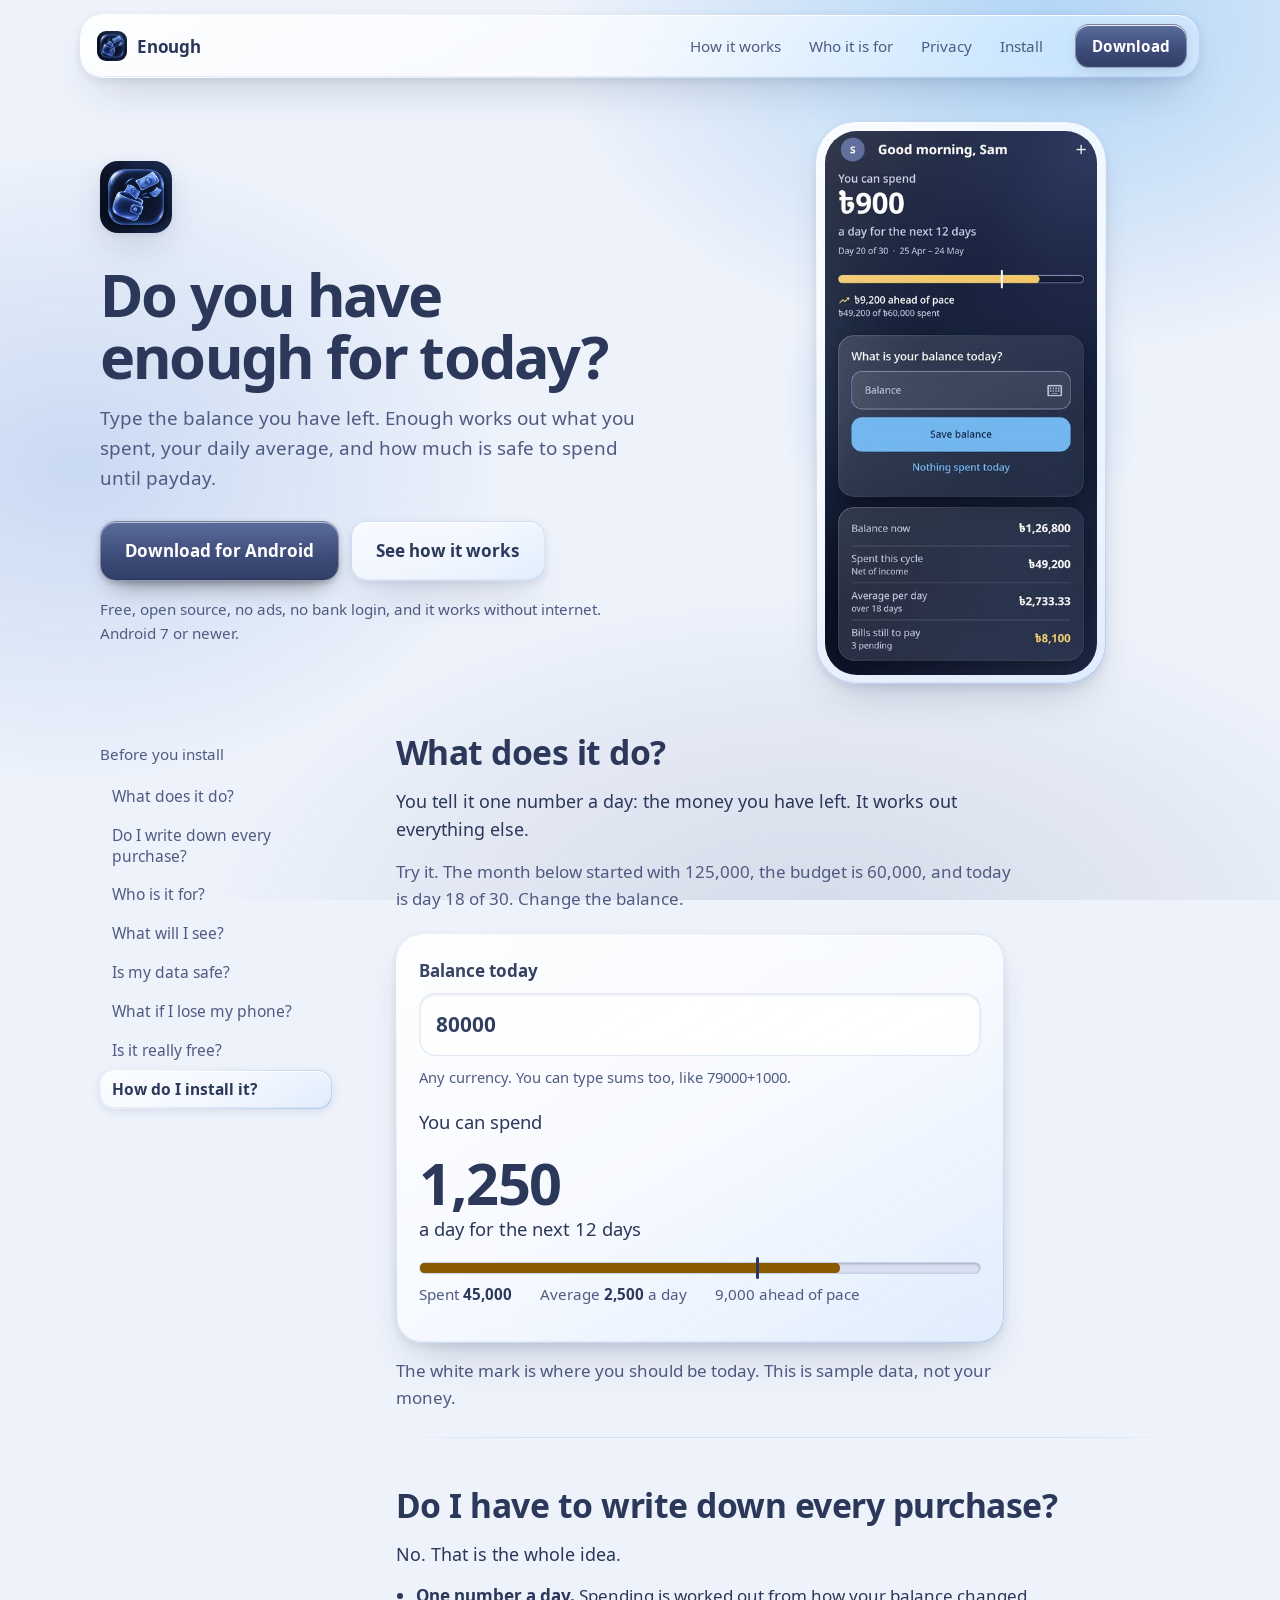
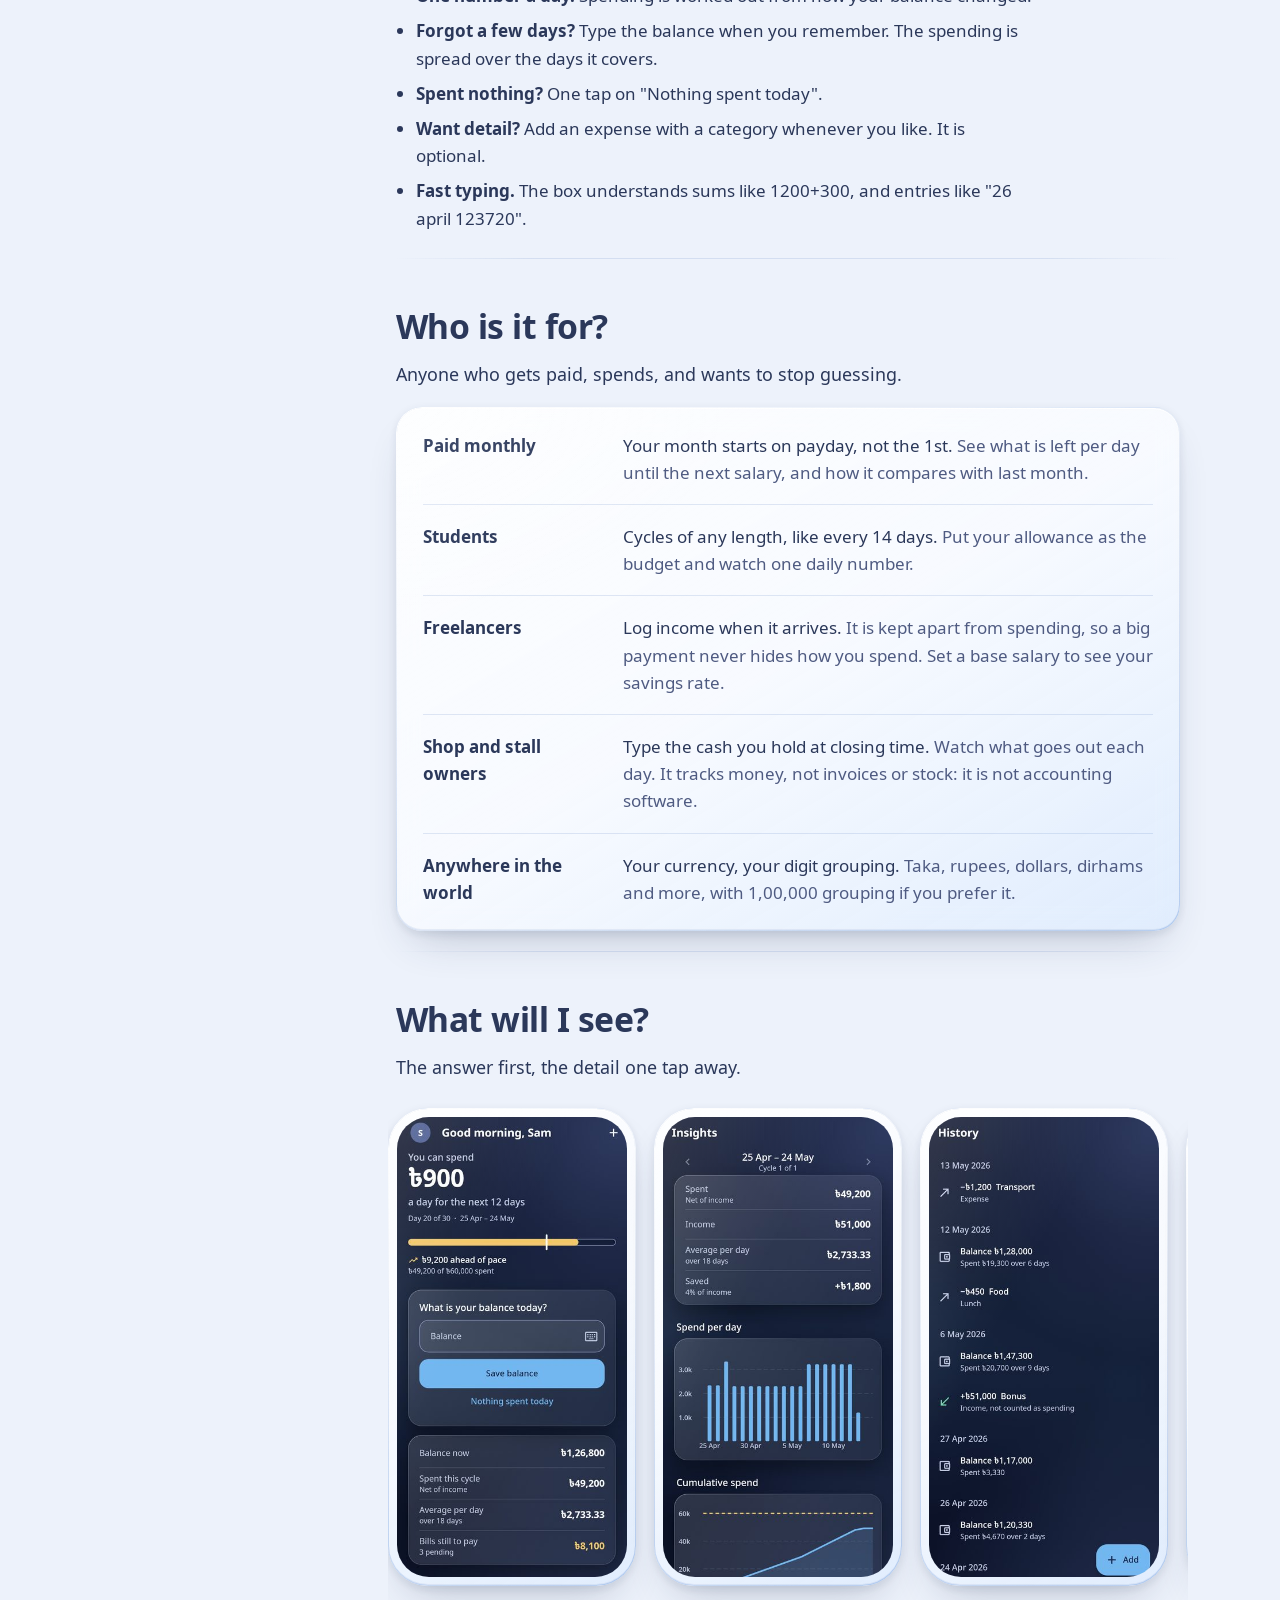
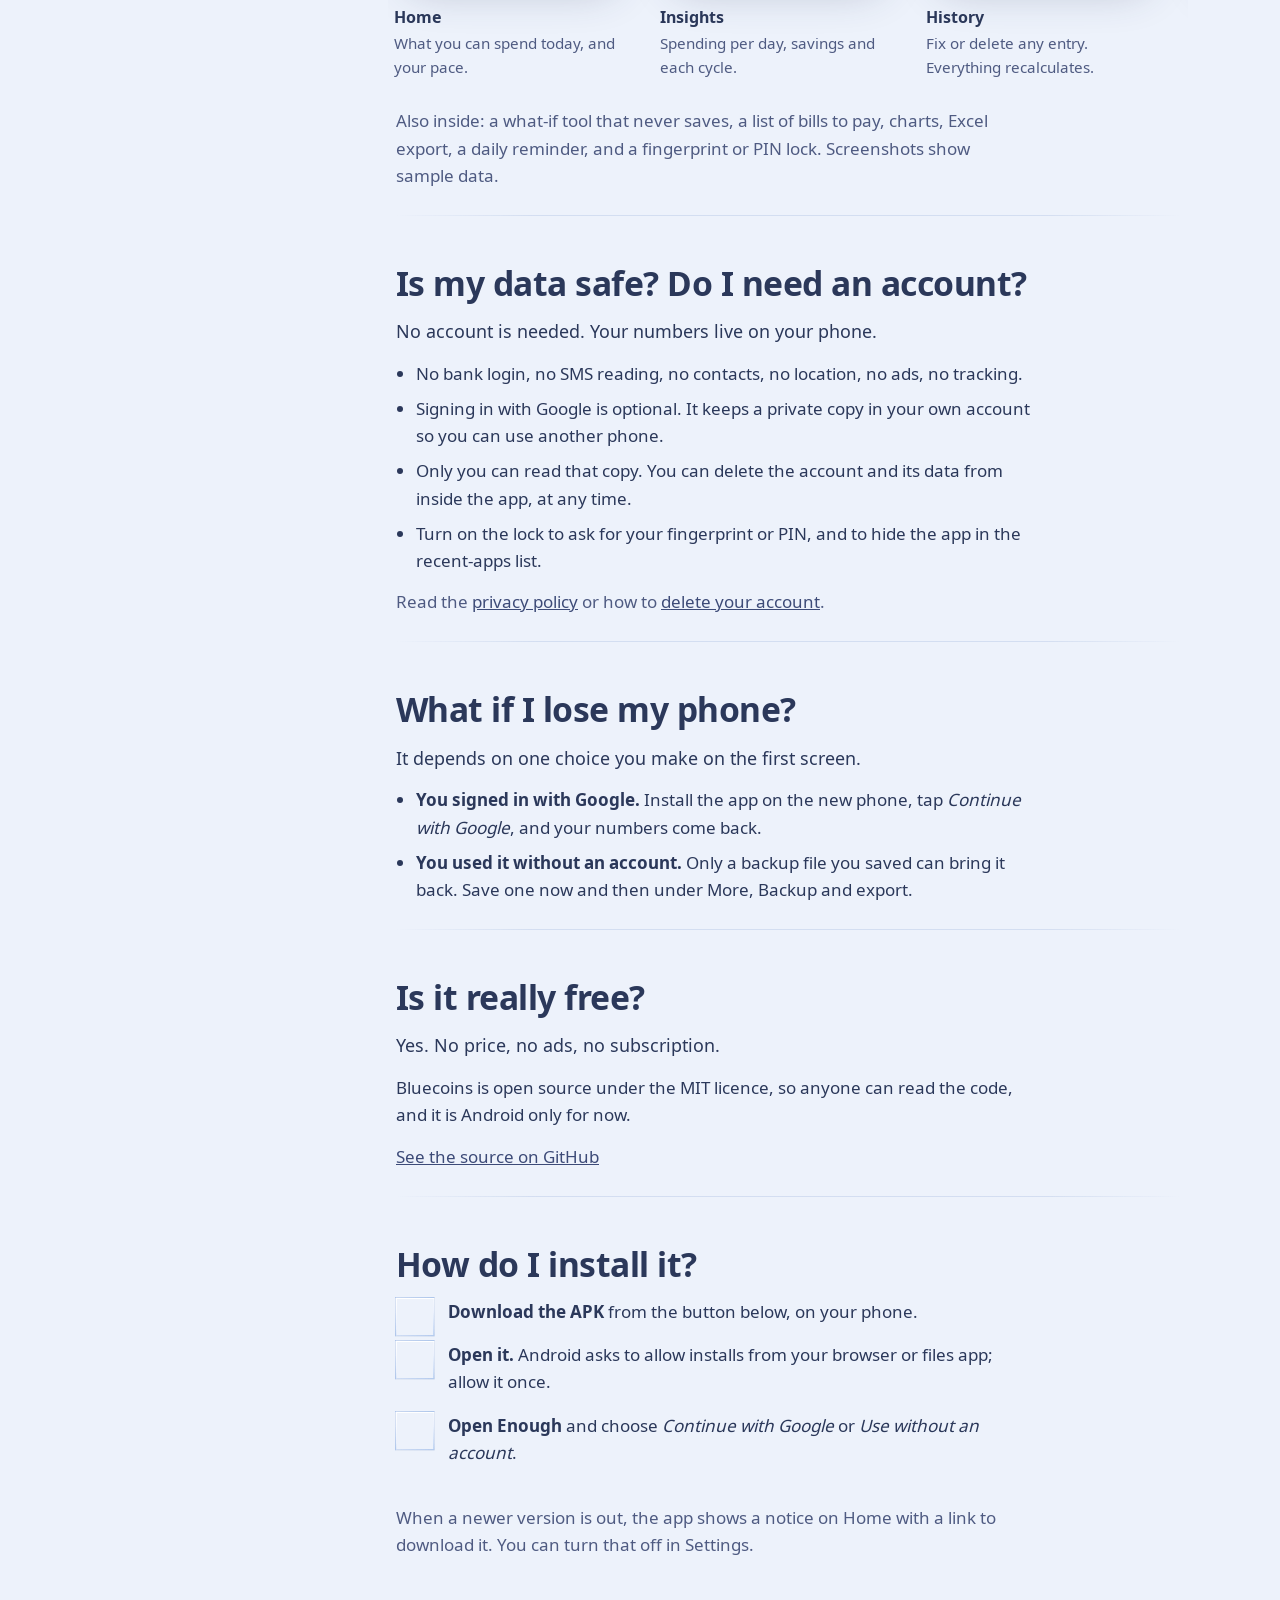
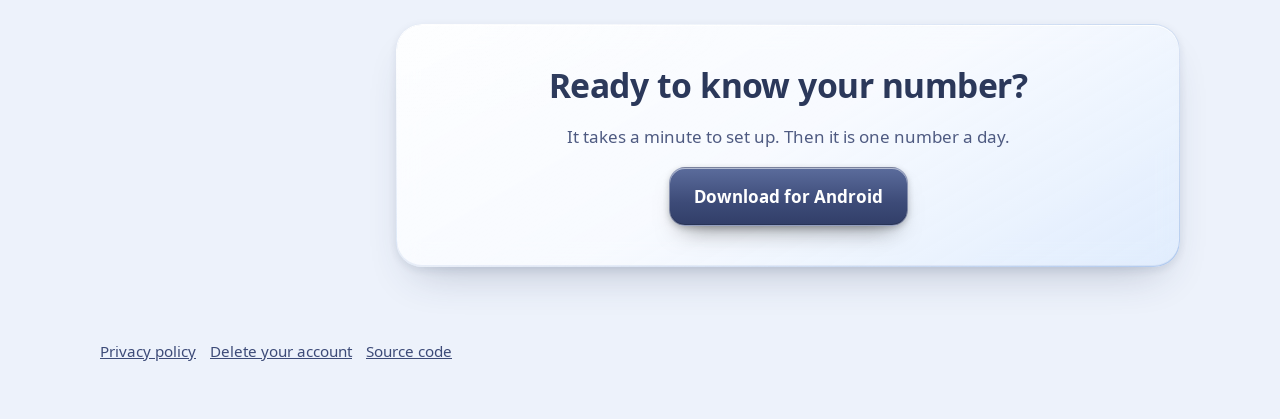
<file: docs/index.html>
<!doctype html>
<html lang="en">
<head>
<meta charset="utf-8">
<meta name="viewport" content="width=device-width,initial-scale=1">
<title>Enough · Do you have enough for today?</title>
<meta name="description" content="A free, open-source Android money tracker. Type the balance you have left each day; Enough works out what you spent and what is safe to spend until payday. No bank login, no ads.">
<meta name="color-scheme" content="dark light">
<link rel="canonical" href="https://tanim913.github.io/bluecoins/">
<meta property="og:type" content="website">
<meta property="og:site_name" content="Enough">
<meta property="og:title" content="Enough: do you have enough for today?">
<meta property="og:description" content="A free, open-source Android money tracker. Type the balance you have left each day and it works out what you spent and what is safe to spend until payday.">
<meta property="og:url" content="https://tanim913.github.io/bluecoins/">
<meta property="og:image" content="https://tanim913.github.io/bluecoins/social.png">
<meta property="og:image:width" content="1200">
<meta property="og:image:height" content="630">
<meta property="og:image:alt" content="Enough home screen: you can spend 900 a day for the next 12 days">
<meta name="twitter:card" content="summary_large_image">
<link rel="icon" href="icon.png">
<link rel="preload" href="fonts/NotoSans-Regular.woff" as="font" type="font/woff" crossorigin>
<link rel="stylesheet" href="style.css">
<link rel="stylesheet" href="landing.css">
</head>
<body class="landing" id="top">
<a class="skip" href="#what">Skip to the answers</a>

<div class="topbar">
  <a class="brand" href="#top"><img src="icon.png" width="30" height="30" alt=""><span>Enough</span></a>
  <nav aria-label="Main">
    <a href="#what">How it works</a>
    <a href="#who">Who it is for</a>
    <a href="#safe">Privacy</a>
    <a href="#install">Install</a>
  </nav>
  <a class="btn" href="https://github.com/tanim913/bluecoins/releases/latest">Download</a>
</div>

<div class="wrap">
  <header class="hero">
    <div>
      <img class="icon" src="icon.png" width="72" height="72" alt="Enough app icon: a glass tile with a wallet and flying banknotes">
      <h1>Do you have enough for today?</h1>
      <p class="lead">Type the balance you have left. Enough works out what you spent, your daily average, and how much is safe to spend until payday.</p>
      <a class="btn" href="https://github.com/tanim913/bluecoins/releases/latest">Download for Android</a>
      <a class="btn quiet" href="#what">See how it works</a>
      <p class="fine">Free, open source, no ads, no bank login, and it works without internet. Android 7 or newer.</p>
    </div>
    <div class="hero-shot">
      <span class="frame"><img class="phone" src="shots/home.jpg" width="400" height="800" alt="The Home screen: 'Good morning, Sam. You can spend 900 a day for the next 12 days', with a progress bar and today's balance box"></span>
    </div>
  </header>

  <div class="layout">
    <nav class="qnav" aria-label="Questions">
      <p>Before you install</p>
      <ol>
        <li><a href="#what">What does it do?</a></li>
        <li><a href="#log">Do I write down every purchase?</a></li>
        <li><a href="#who">Who is it for?</a></li>
        <li><a href="#see">What will I see?</a></li>
        <li><a href="#safe">Is my data safe?</a></li>
        <li><a href="#lost">What if I lose my phone?</a></li>
        <li><a href="#free">Is it really free?</a></li>
        <li><a href="#install">How do I install it?</a></li>
      </ol>
    </nav>

    <main>
      <section class="q" id="what">
        <h2>What does it do?</h2>
        <p class="answer">You tell it one number a day: the money you have left. It works out everything else.</p>
        <p class="muted">Try it. The month below started with 125,000, the budget is 60,000, and today is day 18 of 30. Change the balance.</p>
        <div class="glass demo">
          <label for="bal">Balance today</label>
          <input id="bal" inputmode="decimal" autocomplete="off" value="80000" aria-describedby="hint">
          <p class="setup" id="hint">Any currency. You can type sums too, like 79000+1000.</p>
          <div aria-live="polite">
            <p class="say" id="lead">You can spend</p>
            <div class="big" id="big">1,250</div>
            <p class="say" id="tail">a day for the next 12 days</p>
            <div class="bar" role="img" aria-label="75 percent of the budget spent" id="barwrap"><i id="fill" style="transform:scaleX(.75)"></i><b style="left:60%"></b></div>
            <p class="facts"><span>Spent <strong id="spent">45,000</strong></span><span>Average <strong id="avg">2,500</strong> a day</span><span id="pace"></span></p>
          </div>
        </div>
        <p class="muted" style="margin-top:14px">The white mark is where you should be today. This is sample data, not your money.</p>
      </section>

      <section class="q" id="log">
        <h2>Do I have to write down every purchase?</h2>
        <p class="answer">No. That is the whole idea.</p>
        <ul class="plain">
          <li><strong>One number a day.</strong> Spending is worked out from how your balance changed.</li>
          <li><strong>Forgot a few days?</strong> Type the balance when you remember. The spending is spread over the days it covers.</li>
          <li><strong>Spent nothing?</strong> One tap on "Nothing spent today".</li>
          <li><strong>Want detail?</strong> Add an expense with a category whenever you like. It is optional.</li>
          <li><strong>Fast typing.</strong> The box understands sums like 1200+300, and entries like "26 april 123720".</li>
        </ul>
      </section>

      <section class="q" id="who">
        <h2>Who is it for?</h2>
        <p class="answer">Anyone who gets paid, spends, and wants to stop guessing.</p>
        <dl class="glass who">
          <div><dt>Paid monthly</dt><dd><b>Your month starts on payday, not the 1st.</b> See what is left per day until the next salary, and how it compares with last month.</dd></div>
          <div><dt>Students</dt><dd><b>Cycles of any length, like every 14 days.</b> Put your allowance as the budget and watch one daily number.</dd></div>
          <div><dt>Freelancers</dt><dd><b>Log income when it arrives.</b> It is kept apart from spending, so a big payment never hides how you spend. Set a base salary to see your savings rate.</dd></div>
          <div><dt>Shop and stall owners</dt><dd><b>Type the cash you hold at closing time.</b> Watch what goes out each day. It tracks money, not invoices or stock: it is not accounting software.</dd></div>
          <div><dt>Anywhere in the world</dt><dd><b>Your currency, your digit grouping.</b> Taka, rupees, dollars, dirhams and more, with 1,00,000 grouping if you prefer it.</dd></div>
        </dl>
      </section>

      <section class="q" id="see">
        <h2>What will I see?</h2>
        <p class="answer">The answer first, the detail one tap away.</p>
        <div class="tour">
          <figure><span class="frame"><img class="phone" src="shots/home.jpg" width="400" height="800" alt="Home screen with the daily allowance and progress bar"></span><figcaption><b>Home</b>What you can spend today, and your pace.</figcaption></figure>
          <figure><span class="frame"><img class="phone" src="shots/insights.jpg" width="400" height="800" alt="Insights screen with cycle summary and spend-per-day chart"></span><figcaption><b>Insights</b>Spending per day, savings and each cycle.</figcaption></figure>
          <figure><span class="frame"><img class="phone" src="shots/history.jpg" width="400" height="800" alt="History screen listing balances, incomes and expenses"></span><figcaption><b>History</b>Fix or delete any entry. Everything recalculates.</figcaption></figure>
          <figure><span class="frame"><img class="phone" src="shots/profile.jpg" width="400" height="800" alt="Profile screen with name, gender and photo"></span><figcaption><b>Profile</b>Your name and photo. The photo never leaves your phone.</figcaption></figure>
        </div>
        <p class="muted">Also inside: a what-if tool that never saves, a list of bills to pay, charts, Excel export, a daily reminder, and a fingerprint or PIN lock. Screenshots show sample data.</p>
      </section>

      <section class="q" id="safe">
        <h2>Is my data safe? Do I need an account?</h2>
        <p class="answer">No account is needed. Your numbers live on your phone.</p>
        <ul class="plain">
          <li>No bank login, no SMS reading, no contacts, no location, no ads, no tracking.</li>
          <li>Signing in with Google is optional. It keeps a private copy in your own account so you can use another phone.</li>
          <li>Only you can read that copy. You can delete the account and its data from inside the app, at any time.</li>
          <li>Turn on the lock to ask for your fingerprint or PIN, and to hide the app in the recent-apps list.</li>
        </ul>
        <p class="muted">Read the <a href="privacy.html">privacy policy</a> or how to <a href="delete-account.html">delete your account</a>.</p>
      </section>

      <section class="q" id="lost">
        <h2>What if I lose my phone?</h2>
        <p class="answer">It depends on one choice you make on the first screen.</p>
        <ul class="plain">
          <li><strong>You signed in with Google.</strong> Install the app on the new phone, tap <em>Continue with Google</em>, and your numbers come back.</li>
          <li><strong>You used it without an account.</strong> Only a backup file you saved can bring it back. Save one now and then under More, Backup and export.</li>
        </ul>
      </section>

      <section class="q" id="free">
        <h2>Is it really free?</h2>
        <p class="answer">Yes. No price, no ads, no subscription.</p>
        <p>Bluecoins is open source under the MIT licence, so anyone can read the code, and it is Android only for now.</p>
        <p><a href="https://github.com/tanim913/bluecoins">See the source on GitHub</a></p>
      </section>

      <section class="q" id="install">
        <h2>How do I install it?</h2>
        <ol class="steps">
          <li><strong>Download the APK</strong> from the button below, on your phone.</li>
          <li><strong>Open it.</strong> Android asks to allow installs from your browser or files app; allow it once.</li>
          <li><strong>Open Enough</strong> and choose <em>Continue with Google</em> or <em>Use without an account</em>.</li>
        </ol>
        <p class="muted">When a newer version is out, the app shows a notice on Home with a link to download it. You can turn that off in Settings.</p>
      </section>

      <div class="glass close">
        <h2>Ready to know your number?</h2>
        <p class="muted" style="margin-inline:auto">It takes a minute to set up. Then it is one number a day.</p>
        <a class="btn" href="https://github.com/tanim913/bluecoins/releases/latest">Download for Android</a>
      </div>
    </main>
  </div>

  <footer>
    <a href="privacy.html">Privacy policy</a><a href="delete-account.html">Delete your account</a><a href="https://github.com/tanim913/bluecoins">Source code</a>
  </footer>
</div>

<script>
(function () {
  // Try-it demo: the same sums the app does (sample month: opened with 125,000, budget 60,000, day 18 of 30).
  var OPEN = 125000, BUDGET = 60000, DONE = 18, LEFT = 12;
  var $ = function (id) { return document.getElementById(id); };
  var fmt = function (n) { return Math.round(n).toLocaleString("en-US"); };
  function parse(v) {
    var s = v.replace(/[,\s]/g, "");
    if (!/^\d+(\.\d+)?([+\-]\d+(\.\d+)?)*$/.test(s)) return null;
    return s.match(/[+\-]?\d+(\.\d+)?/g).reduce(function (a, t) { return a + parseFloat(t); }, 0);
  }
  function update() {
    var bal = parse($("bal").value);
    if (bal === null) { $("lead").textContent = "Type a number, like 80000"; $("big").textContent = "–"; $("tail").textContent = ""; return; }
    var spent = Math.max(0, OPEN - bal), left = BUDGET - spent, over = left < 0;
    $("lead").textContent = over ? "You are over budget by" : "You can spend";
    $("big").textContent = fmt(over ? -left : left / LEFT);
    $("tail").textContent = over ? "this month" : "a day for the next " + LEFT + " days";
    $("spent").textContent = fmt(spent);
    $("avg").textContent = fmt(spent / DONE);
    var pct = Math.min(100, spent / BUDGET * 100), fill = $("fill");
    fill.style.transform = "scaleX(" + pct / 100 + ")";
    fill.className = pct > 60 ? "warn" : "";
    var ahead = spent - BUDGET * DONE / 30;
    $("pace").textContent = ahead > 0 ? fmt(ahead) + " ahead of pace" : fmt(-ahead) + " under pace";
    $("barwrap").setAttribute("aria-label", Math.round(pct) + " percent of the budget spent");
  }
  $("bal").addEventListener("input", update);
  update();

  // Highlight the question being read in the sticky index.
  var links = {}, secs = document.querySelectorAll("section.q");
  document.querySelectorAll(".qnav a").forEach(function (a) { links[a.getAttribute("href").slice(1)] = a; });
  if ("IntersectionObserver" in window) {
    var io = new IntersectionObserver(function (es) {
      es.forEach(function (e) {
        if (!e.isIntersecting) return;
        Object.keys(links).forEach(function (k) { links[k].removeAttribute("aria-current"); });
        if (links[e.target.id]) links[e.target.id].setAttribute("aria-current", "true");
      });
    }, { rootMargin: "-20% 0px -70% 0px" });
    secs.forEach(function (s) { io.observe(s); });
  }
})();
</script>
</body>
</html>
</file>
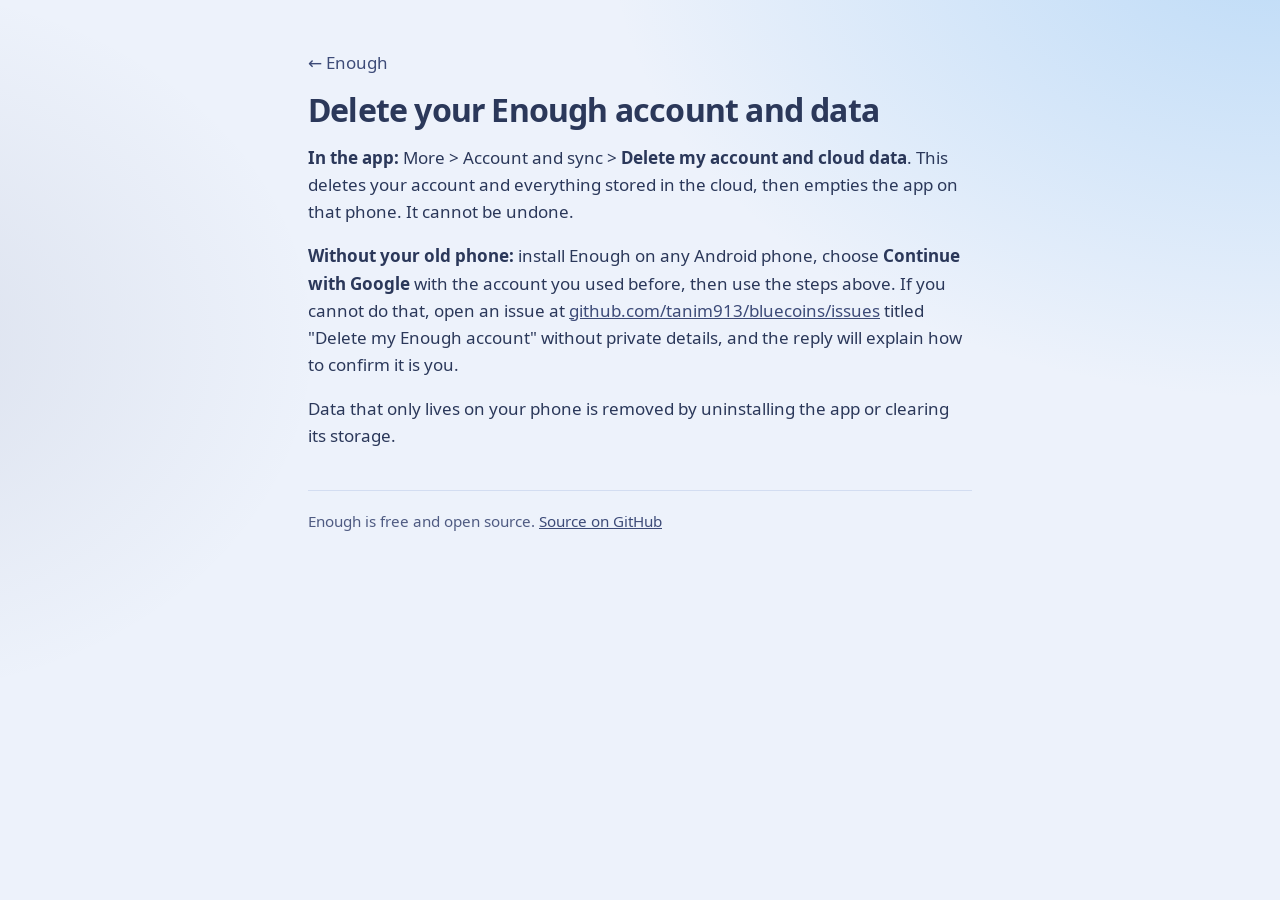
<file: docs/delete-account.html>
<!doctype html>
<html lang="en"><head><meta charset="utf-8"><meta name="viewport" content="width=device-width,initial-scale=1">
<title>Delete your account · Enough</title><link rel="icon" href="icon.png"><link rel="stylesheet" href="style.css"></head>
<body><main class="doc"><p class="back"><a href="./">&larr; Enough</a></p><h1>Delete your Enough account and data</h1>
<p><strong>In the app:</strong> More &gt; Account and sync &gt; <strong>Delete my account and cloud data</strong>. This deletes your
account and everything stored in the cloud, then empties the app on that phone. It cannot be undone.</p>
<p><strong>Without your old phone:</strong> install Enough on any Android phone, choose <strong>Continue with Google</strong> with the
account you used before, then use the steps above. If you cannot do that, open an issue at
<a href="https://github.com/tanim913/bluecoins/issues">github.com/tanim913/bluecoins/issues</a> titled "Delete my
Enough account" without private details, and the reply will explain how to confirm it is you.</p>
<p>Data that only lives on your phone is removed by uninstalling the app or clearing its storage.</p>
<footer>Enough is free and open source. <a href="https://github.com/tanim913/bluecoins">Source on GitHub</a></footer></main></body></html>
</file>
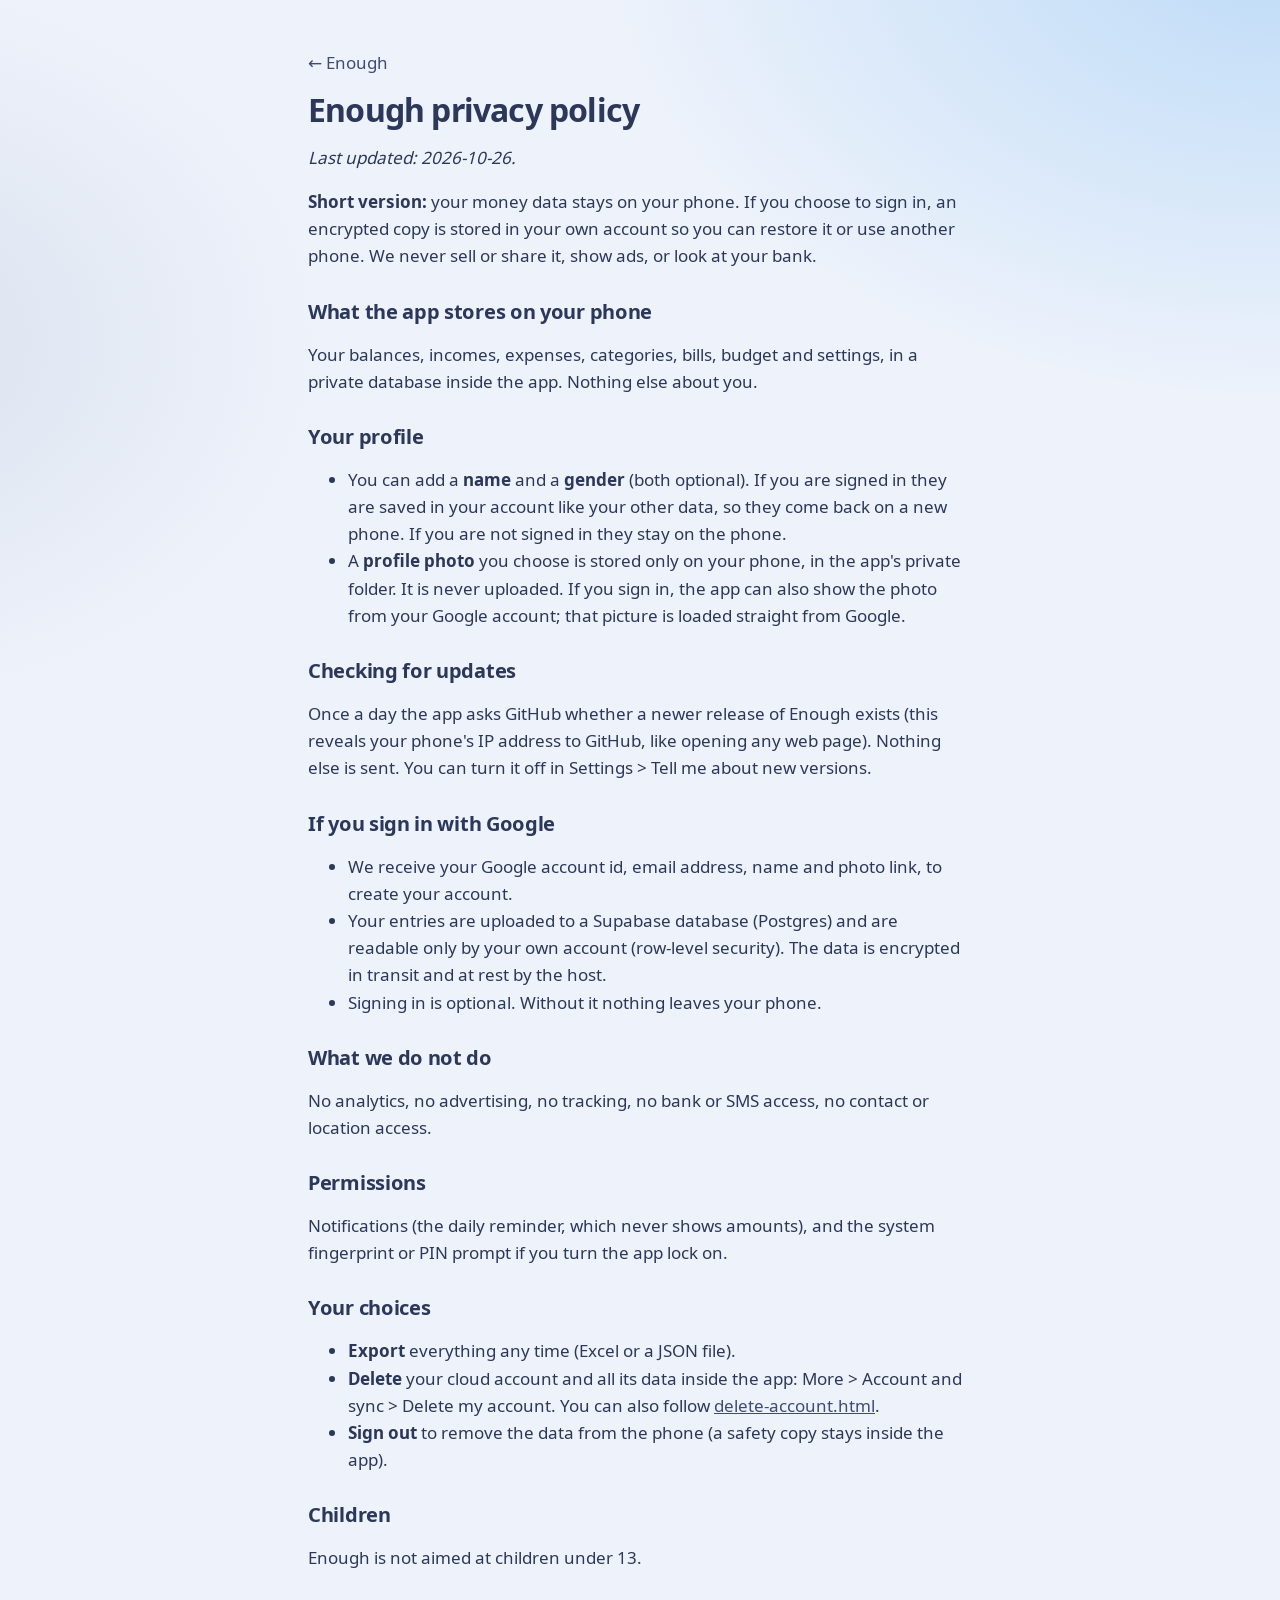
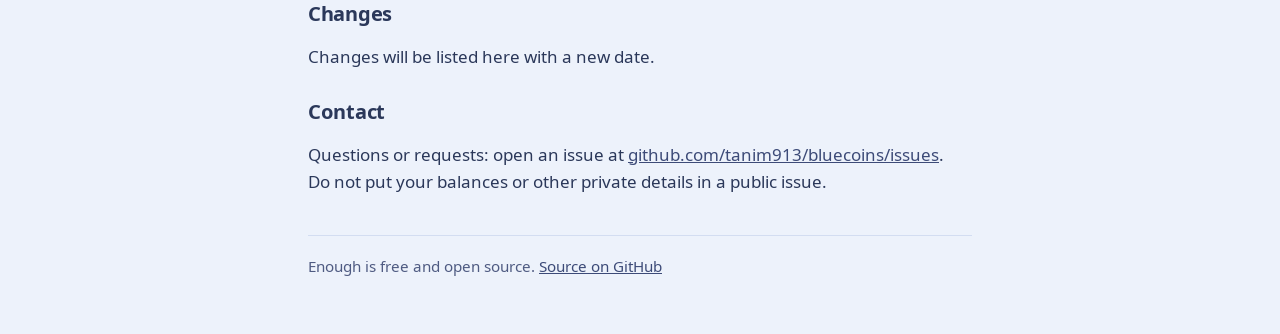
<file: docs/privacy.html>
<!doctype html>
<html lang="en"><head><meta charset="utf-8"><meta name="viewport" content="width=device-width,initial-scale=1">
<title>Privacy policy · Enough</title><link rel="icon" href="icon.png"><link rel="stylesheet" href="style.css"></head>
<body><main class="doc"><p class="back"><a href="./">&larr; Enough</a></p><h1>Enough privacy policy</h1>
<p><em>Last updated: 2026-10-26.</em></p>
<p><strong>Short version:</strong> your money data stays on your phone. If you choose to sign in, an encrypted
copy is stored in your own account so you can restore it or use another phone. We never sell or
share it, show ads, or look at your bank.</p>
<h2>What the app stores on your phone</h2>
<p>Your balances, incomes, expenses, categories, bills, budget and settings, in a private database
inside the app. Nothing else about you.</p>
<h2>Your profile</h2>
<ul>
<li>You can add a <strong>name</strong> and a <strong>gender</strong> (both optional). If you are signed in they are saved in your
  account like your other data, so they come back on a new phone. If you are not signed in they stay
  on the phone.</li>
<li>A <strong>profile photo</strong> you choose is stored only on your phone, in the app's private folder. It is never
  uploaded. If you sign in, the app can also show the photo from your Google account; that picture is
  loaded straight from Google.</li>
</ul>
<h2>Checking for updates</h2>
<p>Once a day the app asks GitHub whether a newer release of Enough exists (this reveals your phone's
IP address to GitHub, like opening any web page). Nothing else is sent. You can turn it off in Settings &gt;
Tell me about new versions.</p>
<h2>If you sign in with Google</h2>
<ul>
<li>We receive your Google account id, email address, name and photo link, to create your account.</li>
<li>Your entries are uploaded to a Supabase database (Postgres) and are readable only by your own
  account (row-level security). The data is encrypted in transit and at rest by the host.</li>
<li>Signing in is optional. Without it nothing leaves your phone.</li>
</ul>
<h2>What we do not do</h2>
<p>No analytics, no advertising, no tracking, no bank or SMS access, no contact or location access.</p>
<h2>Permissions</h2>
<p>Notifications (the daily reminder, which never shows amounts), and the system fingerprint or PIN
prompt if you turn the app lock on.</p>
<h2>Your choices</h2>
<ul>
<li><strong>Export</strong> everything any time (Excel or a JSON file).</li>
<li><strong>Delete</strong> your cloud account and all its data inside the app: More &gt; Account and sync &gt; Delete
  my account. You can also follow <a href="delete-account.html">delete-account.html</a>.</li>
<li><strong>Sign out</strong> to remove the data from the phone (a safety copy stays inside the app).</li>
</ul>
<h2>Children</h2>
<p>Enough is not aimed at children under 13.</p>
<h2>Changes</h2>
<p>Changes will be listed here with a new date.</p>
<h2>Contact</h2>
<p>Questions or requests: open an issue at
<a href="https://github.com/tanim913/bluecoins/issues">github.com/tanim913/bluecoins/issues</a>. Do not put
your balances or other private details in a public issue.</p>
<footer>Enough is free and open source. <a href="https://github.com/tanim913/bluecoins">Source on GitHub</a></footer></main></body></html>
</file>
<file: docs/style.css>
@font-face{font-family:"Noto Sans";font-weight:400;font-display:swap;src:url(fonts/NotoSans-Regular.woff) format("woff")}
@font-face{font-family:"Noto Sans";font-weight:700;font-display:swap;src:url(fonts/NotoSans-Bold.woff) format("woff")}

:root{
  --ground:#0c1329;--ink:#fff;--muted:#c3cbe2;--sky:#73b7f1;--on-sky:#14203f;--indigo:#3d4b78;
  --glass:linear-gradient(135deg,rgba(255,255,255,.14),rgba(255,255,255,.05));
  --edge:rgba(255,255,255,.22);--line:rgba(255,255,255,.14);--shadow:0 18px 40px rgba(0,0,0,.4);
  --glow-a:rgba(61,75,120,.75);--glow-b:rgba(115,183,241,.14);--good:#6fd3a8;--warn:#f2c86b;--track:rgba(5,10,28,.45);
  --link:#9fd0f7;
}
@media (prefers-color-scheme:light){:root{
  --ground:#edf2fb;--ink:#2b385a;--muted:#4f5b82;--sky:#3d4b78;--on-sky:#fff;--indigo:#3d4b78;
  --glass:linear-gradient(135deg,#fff,rgba(255,255,255,.9));--edge:#d3ddf1;--line:#d3ddf1;
  --shadow:0 14px 32px rgba(43,56,90,.13),0 2px 6px rgba(43,56,90,.08);--glow-a:rgba(115,183,241,.4);--glow-b:rgba(61,75,120,.1);
  --good:#1b7f5a;--warn:#8a5a00;--track:#d9e1f2;--link:#3d4b78}}

*{box-sizing:border-box}
html{-webkit-text-size-adjust:100%;scroll-behavior:smooth;scroll-padding-top:24px}
@media (prefers-reduced-motion:reduce){html{scroll-behavior:auto}*{animation:none!important;transition:none!important}}
body{margin:0;color:var(--ink);font:17px/1.6 "Noto Sans",system-ui,-apple-system,"Segoe UI",Roboto,sans-serif;background:radial-gradient(60rem 42rem at 100% -8%,var(--glow-a),transparent 70%),radial-gradient(40rem 32rem at -10% 38%,var(--glow-b),transparent 70%),var(--ground);background-attachment:fixed;min-height:100vh}
a{color:var(--link)}
a:focus-visible,button:focus-visible,input:focus-visible{outline:3px solid var(--sky);outline-offset:3px;border-radius:8px}
.skip{position:absolute;left:-999px;top:8px;background:var(--sky);color:var(--on-sky);padding:10px 14px;border-radius:10px;z-index:9}
.skip:focus{left:8px}
.wrap{max-width:70rem;margin:0 auto;padding:0 20px}

/* Glass: translucent fill, lit edge, soft depth. The same material as the app's panels. */
.glass{background:var(--glass);border:1px solid var(--edge);border-radius:24px;box-shadow:var(--shadow);-webkit-backdrop-filter:blur(16px);backdrop-filter:blur(16px)}

/* Hero */
.hero{display:grid;grid-template-columns:1.15fr .85fr;gap:48px;align-items:center;padding:56px 0 40px}
.hero>*{min-width:0}
.icon{width:72px;height:72px;border-radius:18px;box-shadow:var(--shadow)}
h1{font-size:clamp(2.3rem,5.4vw,3.7rem);line-height:1.05;letter-spacing:-.025em;margin:22px 0 16px;text-wrap:balance}
.lead{color:var(--muted);font-size:1.18rem;max-width:34rem;margin:0 0 28px}
.btn{display:inline-block;background:var(--sky);color:var(--on-sky);padding:15px 24px;border-radius:16px;font-weight:700;text-decoration:none;box-shadow:var(--shadow);transition:transform .15s}
.btn:hover{transform:translateY(-1px)}
.btn.quiet{background:transparent;color:var(--ink);border:1px solid var(--edge);box-shadow:none;margin-left:8px}
.fine{color:var(--muted);font-size:.95rem;margin:16px 0 0;max-width:34rem}
.hero-shot{display:flex;justify-content:center}
.phone{display:block;width:100%;max-width:290px;height:auto;border-radius:30px;border:1px solid var(--edge);box-shadow:var(--shadow)}

/* Questions: a sticky index beside the answers */
.layout>*{min-width:0}
.layout{display:grid;grid-template-columns:15rem 1fr;gap:56px;align-items:start;padding-bottom:40px}
.qnav{position:sticky;top:24px;padding:18px 8px 18px 0}
.qnav p{margin:0 0 10px;color:var(--muted);font-size:.95rem}
.qnav ol{list-style:none;margin:0;padding:0}
.qnav a{display:block;padding:9px 12px;border-radius:12px;color:var(--muted);text-decoration:none;font-size:.97rem;line-height:1.35}
.qnav a:hover{color:var(--ink)}
.qnav a[aria-current=true]{background:var(--glass);border:1px solid var(--edge);color:var(--ink);font-weight:700;padding:8px 11px}
section.q{padding:48px 0 12px;border-top:1px solid var(--line)}
section.q:first-child{border-top:0;padding-top:8px}
h2{font-size:clamp(1.55rem,3.2vw,2.1rem);line-height:1.2;letter-spacing:-.015em;margin:0 0 14px;text-wrap:balance}
.q p,.q li{max-width:62ch}
.q p{margin:0 0 14px}
.answer{font-size:1.12rem;color:var(--ink)}
.muted{color:var(--muted)}
ul.plain{margin:0 0 14px;padding-left:1.15em}
ul.plain li{margin:0 0 8px}

/* The try-it demo */
.demo{padding:22px;margin:22px 0 8px;max-width:38rem}
.demo label{display:block;font-weight:700;margin-bottom:8px}
.demo input{width:100%;font:inherit;font-size:1.3rem;font-weight:700;padding:14px 16px;border-radius:16px;border:1px solid var(--edge);background:var(--track);color:var(--ink)}
.demo .setup{color:var(--muted);font-size:.92rem;margin:10px 0 18px}
.say{font-size:1.15rem;margin:0 0 4px}
.big{font-size:clamp(2.6rem,7vw,3.6rem);font-weight:700;line-height:1.1;letter-spacing:-.02em;font-variant-numeric:tabular-nums}
.bar{position:relative;height:12px;border-radius:99px;background:var(--track);margin:18px 0 8px;border:1px solid var(--line)}
.bar i{position:absolute;inset:0;border-radius:99px;background:var(--good);transform-origin:left;transition:transform .2s}
.bar i.warn{background:var(--warn)}
.bar b{position:absolute;top:-6px;bottom:-6px;width:3px;border-radius:2px;background:var(--ink)}
.facts{display:flex;gap:28px;flex-wrap:wrap;color:var(--muted);font-size:.95rem;margin:0}
.facts strong{color:var(--ink);font-variant-numeric:tabular-nums}

/* Who it is for: one list, not a grid of cards */
.who{margin:18px 0 8px;padding:6px 26px}
.who div{display:grid;grid-template-columns:11rem 1fr;gap:6px 24px;padding:18px 0;border-bottom:1px solid var(--line)}
.who div:last-child{border:0}
.who dt{font-weight:700}
.who dd{margin:0;color:var(--muted)}
.who dd b{color:var(--ink);font-weight:400}

/* App tour */
.tour{display:flex;gap:18px;margin:20px 0 8px;overflow-x:auto;padding:4px 2px 18px;scroll-snap-type:x mandatory}
.tour figure{margin:0;flex:0 0 min(15rem,70vw);scroll-snap-align:start}
.tour img{width:100%;height:auto;display:block}
.tour figcaption{margin-top:12px;font-size:.95rem;color:var(--muted)}
.tour figcaption b{color:var(--ink);display:block;font-size:1rem}

.steps{list-style:none;counter-reset:s;margin:14px 0 22px;padding:0}
.steps li{counter-increment:s;position:relative;padding:0 0 16px 52px;max-width:60ch}
.steps li::before{content:counter(s);position:absolute;left:0;top:0;width:36px;height:36px;border-radius:50%;background:var(--glass);border:1px solid var(--edge);display:grid;place-items:center;font-weight:700}

.close{margin:40px 0 8px;padding:34px;text-align:center}
.close h2{margin-bottom:10px}
footer{color:var(--muted);font-size:.95rem;padding:24px 0 56px}
footer a{margin-right:14px}

/* Privacy and deletion pages */
.doc{display:block;max-width:44rem;margin:0 auto;padding:32px 20px 56px}
.doc h1{font-size:2rem;margin-top:8px}.doc h2{font-size:1.25rem;margin:30px 0 8px}
.doc p,.doc li{color:var(--ink);max-width:66ch}
.doc footer{margin-top:40px;padding:0;border-top:1px solid var(--line);padding-top:18px}.back a{text-decoration:none}

@media (max-width:900px){
  .hero{grid-template-columns:1fr;gap:28px;padding-top:32px}
  .layout{grid-template-columns:1fr;gap:0}
  .qnav{display:none}
  .who div{grid-template-columns:1fr}
  .btn.quiet{margin:12px 0 0}
  .hero-shot{justify-content:flex-start}
}
</file>
<file: docs/landing.css>
/* Liquid glass treatment for the landing page only. Loaded by index.html after style.css; every rule is
   scoped to .landing so the privacy and account-deletion pages keep their own look. */

.landing{
  /* clear glass: little fill, a bright rim, light from the top left */
  --lg-fill:linear-gradient(150deg,rgba(255,255,255,.12),rgba(255,255,255,.035) 46%,rgba(115,183,241,.06));
  --lg-fill-strong:linear-gradient(150deg,rgba(255,255,255,.17),rgba(255,255,255,.06) 50%,rgba(115,183,241,.08));
  --lg-rim:linear-gradient(155deg,rgba(255,255,255,.62),rgba(255,255,255,.10) 26%,rgba(255,255,255,0) 52%,rgba(150,208,250,.30));
  --lg-edge:rgba(255,255,255,.10);
  --lg-top:rgba(255,255,255,.75);
  --lg-shadow:0 1px 0 rgba(255,255,255,.10) inset,0 -1px 0 rgba(0,0,0,.28) inset,0 22px 44px -18px rgba(0,0,0,.62),0 3px 10px rgba(0,0,0,.22);
  --lg-shadow-lift:0 1px 0 rgba(255,255,255,.14) inset,0 -1px 0 rgba(0,0,0,.28) inset,0 30px 56px -18px rgba(0,0,0,.7),0 6px 16px rgba(0,0,0,.26);
  --lg-blur:blur(14px) saturate(1.5);
  --lg-light-a:rgba(115,183,241,.20);--lg-light-b:rgba(61,75,120,.55);--lg-light-c:rgba(61,75,120,.42);
  --lg-btn:linear-gradient(180deg,#a9d8fb,#73b7f1 55%,#5fa6e6);
  --lg-btn-ink:#10224a;
}
@media (prefers-color-scheme:light){.landing{
  --lg-fill:linear-gradient(150deg,rgba(255,255,255,.78),rgba(255,255,255,.46) 50%,rgba(210,230,252,.42));
  --lg-fill-strong:linear-gradient(150deg,rgba(255,255,255,.9),rgba(255,255,255,.62) 50%,rgba(215,232,252,.55));
  --lg-rim:linear-gradient(155deg,#fff,rgba(255,255,255,.55) 28%,rgba(255,255,255,0) 55%,rgba(150,185,235,.55));
  --lg-edge:rgba(120,150,205,.22);
  --lg-top:#fff;
  --lg-shadow:0 1px 0 rgba(255,255,255,.9) inset,0 -1px 0 rgba(120,150,205,.14) inset,0 22px 44px -20px rgba(43,56,90,.30),0 3px 10px rgba(43,56,90,.10);
  --lg-shadow-lift:0 1px 0 #fff inset,0 -1px 0 rgba(120,150,205,.16) inset,0 30px 56px -20px rgba(43,56,90,.36),0 6px 16px rgba(43,56,90,.12);
  --lg-light-a:rgba(115,183,241,.50);--lg-light-b:rgba(120,160,225,.30);--lg-light-c:rgba(61,75,120,.14);
  --lg-btn:linear-gradient(180deg,#5b6c9c,#3d4b78 60%,#313e68);
  --lg-btn-ink:#fff;
}}

/* Ambient light behind everything: what the glass refracts */
.landing{background-color:var(--ground);background-image:none;position:relative}
.landing::before{content:"";position:fixed;inset:0;z-index:-1;pointer-events:none;
  background:
    radial-gradient(46rem 30rem at 82% 4%,var(--lg-light-a),transparent 66%),
    radial-gradient(38rem 28rem at 6% 52%,var(--lg-light-b),transparent 70%),
    radial-gradient(54rem 30rem at 64% 104%,var(--lg-light-c),transparent 72%)}

/* The glass material */
.landing .glass,.landing .frame,.landing .topbar,.landing .qnav a[aria-current=true],.landing .steps li::before{
  position:relative;isolation:isolate;background:var(--lg-fill);border:1px solid var(--lg-edge);
  box-shadow:var(--lg-shadow);-webkit-backdrop-filter:var(--lg-blur);backdrop-filter:var(--lg-blur)}
.landing .glass::before,.landing .frame::before,.landing .topbar::before,.landing .qnav a[aria-current=true]::before,.landing .steps li::before{
  /* a 1px rim that is bright at the top left and fades, like light on a polished edge */
  content:"";position:absolute;inset:-1px;border-radius:inherit;padding:1px;background:var(--lg-rim);
  -webkit-mask:linear-gradient(#000 0 0) content-box,linear-gradient(#000 0 0);-webkit-mask-composite:xor;
  mask:linear-gradient(#000 0 0) content-box exclude,linear-gradient(#000 0 0);pointer-events:none;z-index:2}
.landing .glass::after,.landing .topbar::after{
  /* a faint highlight along the top edge and a soft sheen in the corner */
  content:"";position:absolute;inset:0;border-radius:inherit;pointer-events:none;z-index:1;
  background:linear-gradient(90deg,transparent 8%,var(--lg-top) 50%,transparent 92%) top/100% 1px no-repeat,
             radial-gradient(60% 55% at 0% 0%,rgba(255,255,255,.10),transparent 70%)}
.landing .steps li::before{box-shadow:var(--lg-shadow);color:inherit}
@supports not ((backdrop-filter:blur(1px)) or (-webkit-backdrop-filter:blur(1px))){
  .landing .glass,.landing .frame,.landing .topbar{background:rgba(22,32,62,.9)}
}
@media (prefers-color-scheme:light){
  @supports not ((backdrop-filter:blur(1px)) or (-webkit-backdrop-filter:blur(1px))){
    .landing .glass,.landing .frame,.landing .topbar{background:rgba(255,255,255,.94)}
  }
}

/* Floating navigation */
.landing{scroll-padding-top:104px}
.landing .topbar{position:sticky;top:14px;z-index:20;display:flex;align-items:center;gap:20px;
  width:min(70rem,calc(100% - 24px));margin:14px auto 0;padding:9px 12px 9px 16px;border-radius:22px;background:var(--lg-fill-strong)}
.landing .brand{display:flex;align-items:center;gap:10px;color:var(--ink);text-decoration:none;font-weight:700;letter-spacing:-.01em}
.landing .brand img{width:30px;height:30px;border-radius:9px;display:block}
.landing .topbar nav{display:flex;gap:4px;margin-left:auto}
.landing .topbar nav a{color:var(--muted);text-decoration:none;font-size:.95rem;padding:8px 12px;border-radius:12px;transition:color .2s,background .2s}
.landing .topbar nav a:hover{color:var(--ink);background:rgba(255,255,255,.08)}
.landing .topbar .btn{padding:9px 16px;border-radius:14px;font-size:.95rem;box-shadow:var(--lg-shadow)}
.landing .qnav{top:104px}
.landing .qnav a{transition:color .2s,background .2s}
.landing .qnav a[aria-current=true]{border-radius:14px;font-weight:700;padding:8px 11px}

/* Hero: a glass-framed phone floating over a soft light */
.landing .hero{padding-top:44px}
.landing h1{letter-spacing:-.03em}
.landing .hero-shot{position:relative}
.landing .hero-shot::before{content:"";position:absolute;width:120%;aspect-ratio:1;max-width:30rem;top:50%;left:50%;transform:translate(-50%,-50%);z-index:-1;
  background:radial-gradient(closest-side,var(--lg-light-a),transparent 72%);filter:blur(8px)}
.landing .frame{display:inline-block;width:100%;max-width:290px;padding:8px;border-radius:40px;background:var(--lg-fill-strong);transition:transform .35s cubic-bezier(.2,.7,.2,1),box-shadow .35s}
.landing .frame img.phone{display:block;width:100%;height:auto;max-width:none;border:0;border-radius:32px;box-shadow:none}
.landing .frame::after{
  /* a diagonal reflection across the pane, kept off the app content */
  content:"";position:absolute;inset:8px;border-radius:32px;pointer-events:none;z-index:3;
  background:linear-gradient(118deg,rgba(255,255,255,.16) 0%,rgba(255,255,255,.04) 24%,transparent 38%)}
.landing .hero-shot .frame{animation:lg-float 9s ease-in-out infinite}
@keyframes lg-float{0%,100%{transform:translateY(0)}50%{transform:translateY(-7px)}}

/* Buttons */
.landing .btn{background:var(--lg-btn);color:var(--lg-btn-ink);border:1px solid rgba(255,255,255,.35);
  box-shadow:0 1px 0 rgba(255,255,255,.55) inset,0 -1px 0 rgba(0,0,0,.18) inset,0 14px 26px -14px rgba(0,0,0,.55),0 2px 6px rgba(0,0,0,.2);
  transition:transform .2s,box-shadow .2s,filter .2s}
.landing .btn:hover{transform:translateY(-2px);filter:brightness(1.05);
  box-shadow:0 1px 0 rgba(255,255,255,.6) inset,0 -1px 0 rgba(0,0,0,.18) inset,0 20px 32px -14px rgba(0,0,0,.6),0 3px 8px rgba(0,0,0,.22)}
.landing .btn:active{transform:translateY(0)}
.landing .btn.quiet{background:var(--lg-fill);color:var(--ink);border:1px solid var(--lg-edge);
  box-shadow:var(--lg-shadow);-webkit-backdrop-filter:var(--lg-blur);backdrop-filter:var(--lg-blur)}
.landing .btn.quiet:hover{box-shadow:var(--lg-shadow-lift)}

/* Content: hairline dividers instead of boxes, glass only where it earns it */
.landing section.q{border-top:0;position:relative}
.landing section.q+section.q::before{content:"";position:absolute;top:0;left:0;right:0;height:1px;
  background:linear-gradient(90deg,transparent,var(--lg-edge) 18%,var(--lg-edge) 82%,transparent)}
.landing .glass{border-radius:26px;transition:transform .3s cubic-bezier(.2,.7,.2,1),box-shadow .3s}
.landing .demo,.landing .who{background:var(--lg-fill-strong)}
.landing .demo:hover,.landing .who:hover,.landing .close:hover{box-shadow:var(--lg-shadow-lift)}
.landing .demo input{background:rgba(5,10,28,.28);border:1px solid var(--lg-edge);box-shadow:0 1px 3px rgba(0,0,0,.25) inset,0 1px 0 rgba(255,255,255,.07);-webkit-backdrop-filter:blur(6px);backdrop-filter:blur(6px)}
.landing .demo input:focus-visible{border-color:var(--sky)}
.landing .bar{border:1px solid var(--lg-edge);box-shadow:0 1px 3px rgba(0,0,0,.25) inset}
.landing .who div{border-bottom-color:var(--lg-edge)}
@media (prefers-color-scheme:light){
  .landing .demo input{background:rgba(255,255,255,.7);box-shadow:0 1px 3px rgba(43,56,90,.14) inset}
  .landing .topbar nav a:hover{background:rgba(61,75,120,.08)}
}

/* App tour: each screenshot in its own pane, content untouched */
.landing .tour{padding:12px 8px 28px;margin:12px -8px 0}
.landing .tour figure{flex:0 0 min(15.5rem,72vw)}
.landing .tour .frame{width:100%;max-width:none}
.landing .tour figure:hover .frame{transform:translateY(-6px);box-shadow:var(--lg-shadow-lift)}
.landing .tour figcaption{padding:0 6px}

.landing .close{padding:40px 28px;background:var(--lg-fill-strong)}
.landing footer a{transition:color .2s}

/* Small screens: keep the glass, drop what crowds */
@media (max-width:900px){
  .landing .topbar nav{display:none}
  .landing .topbar{margin-top:10px;top:10px;padding-left:12px}
  .landing .topbar .btn{margin-left:auto}
  .landing .hero{padding-top:28px}
  .landing .hero-shot{justify-content:center}
  .landing .hero-shot::before{width:90%}
  .landing .glass{border-radius:22px}
}
@media (max-width:420px){
  .landing .btn.quiet{display:block;margin:12px 0 0;text-align:center}
  .landing .btn:not(.quiet):not(.small){display:block;text-align:center}
  .landing .topbar .btn{display:inline-block}
}
@media (prefers-reduced-motion:reduce){
  .landing .hero-shot .frame{animation:none}
  .landing .btn:hover,.landing .tour figure:hover .frame{transform:none}
}
</file>
